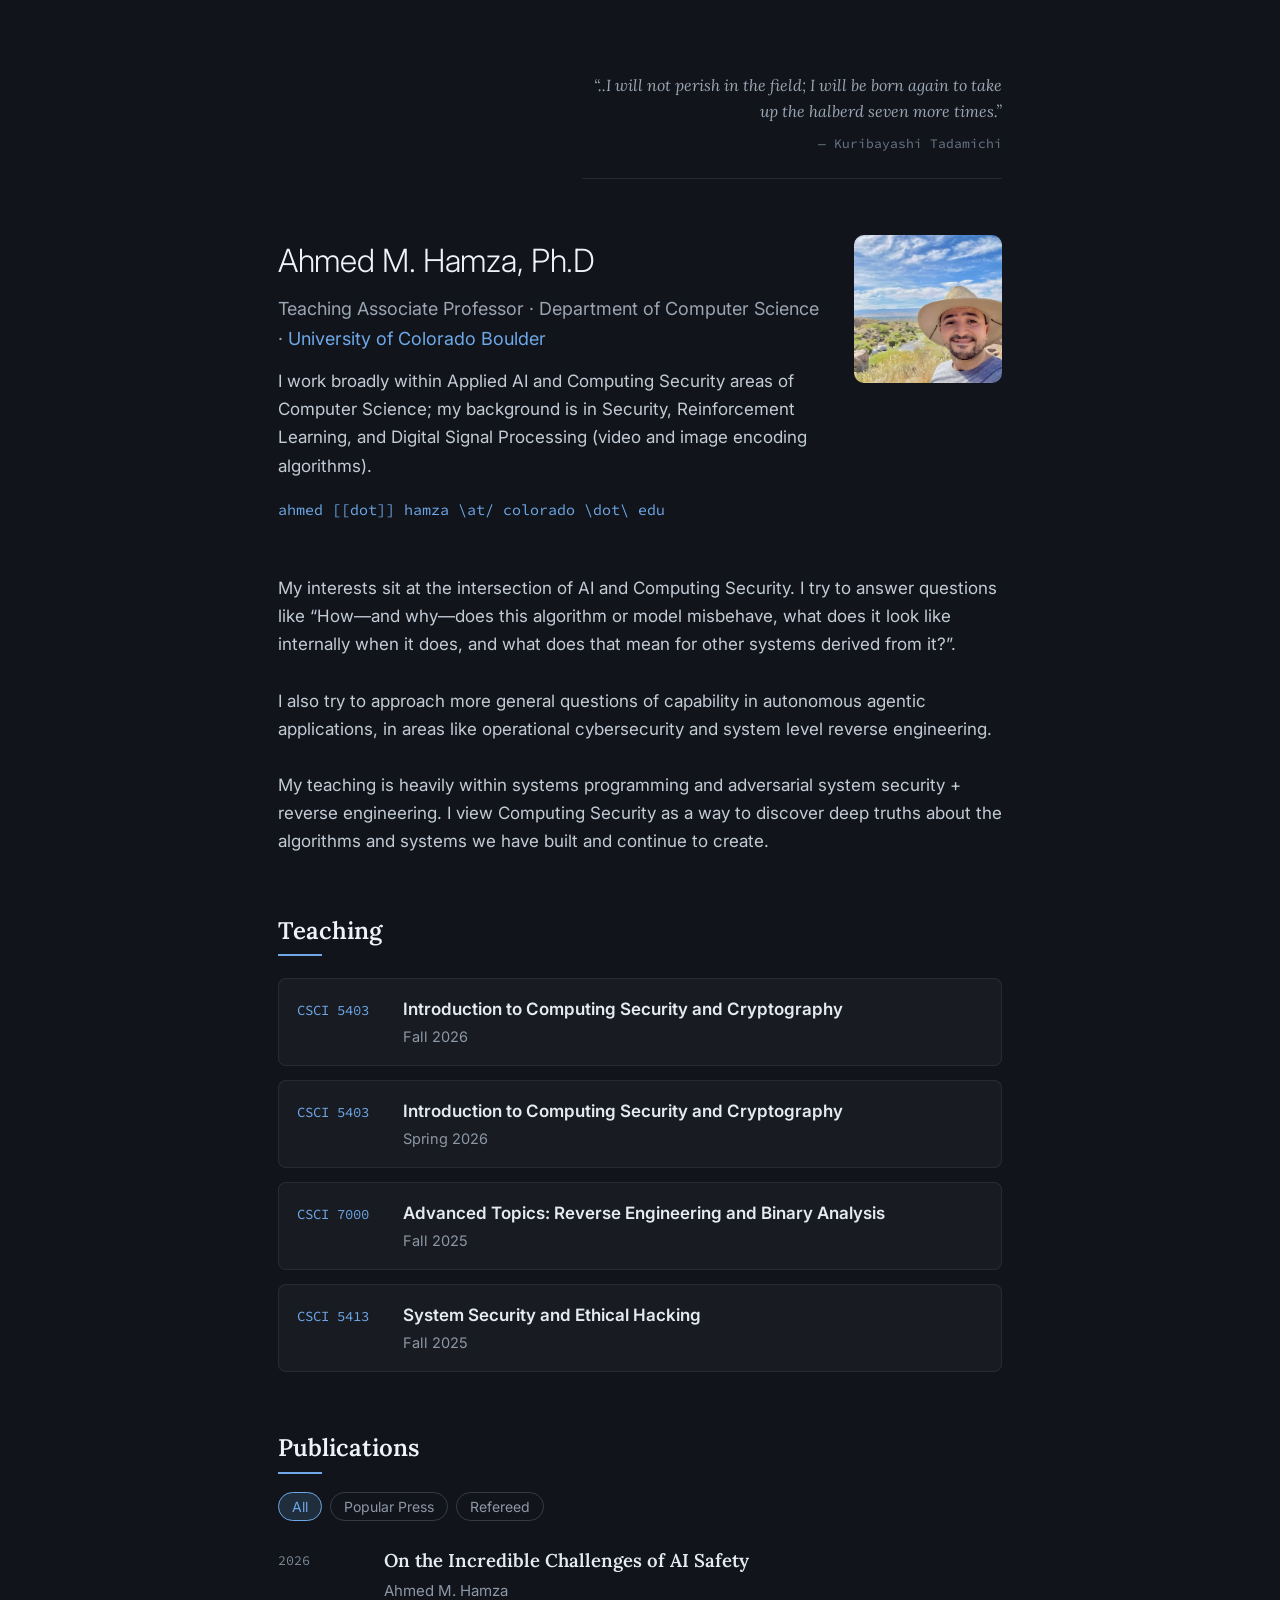
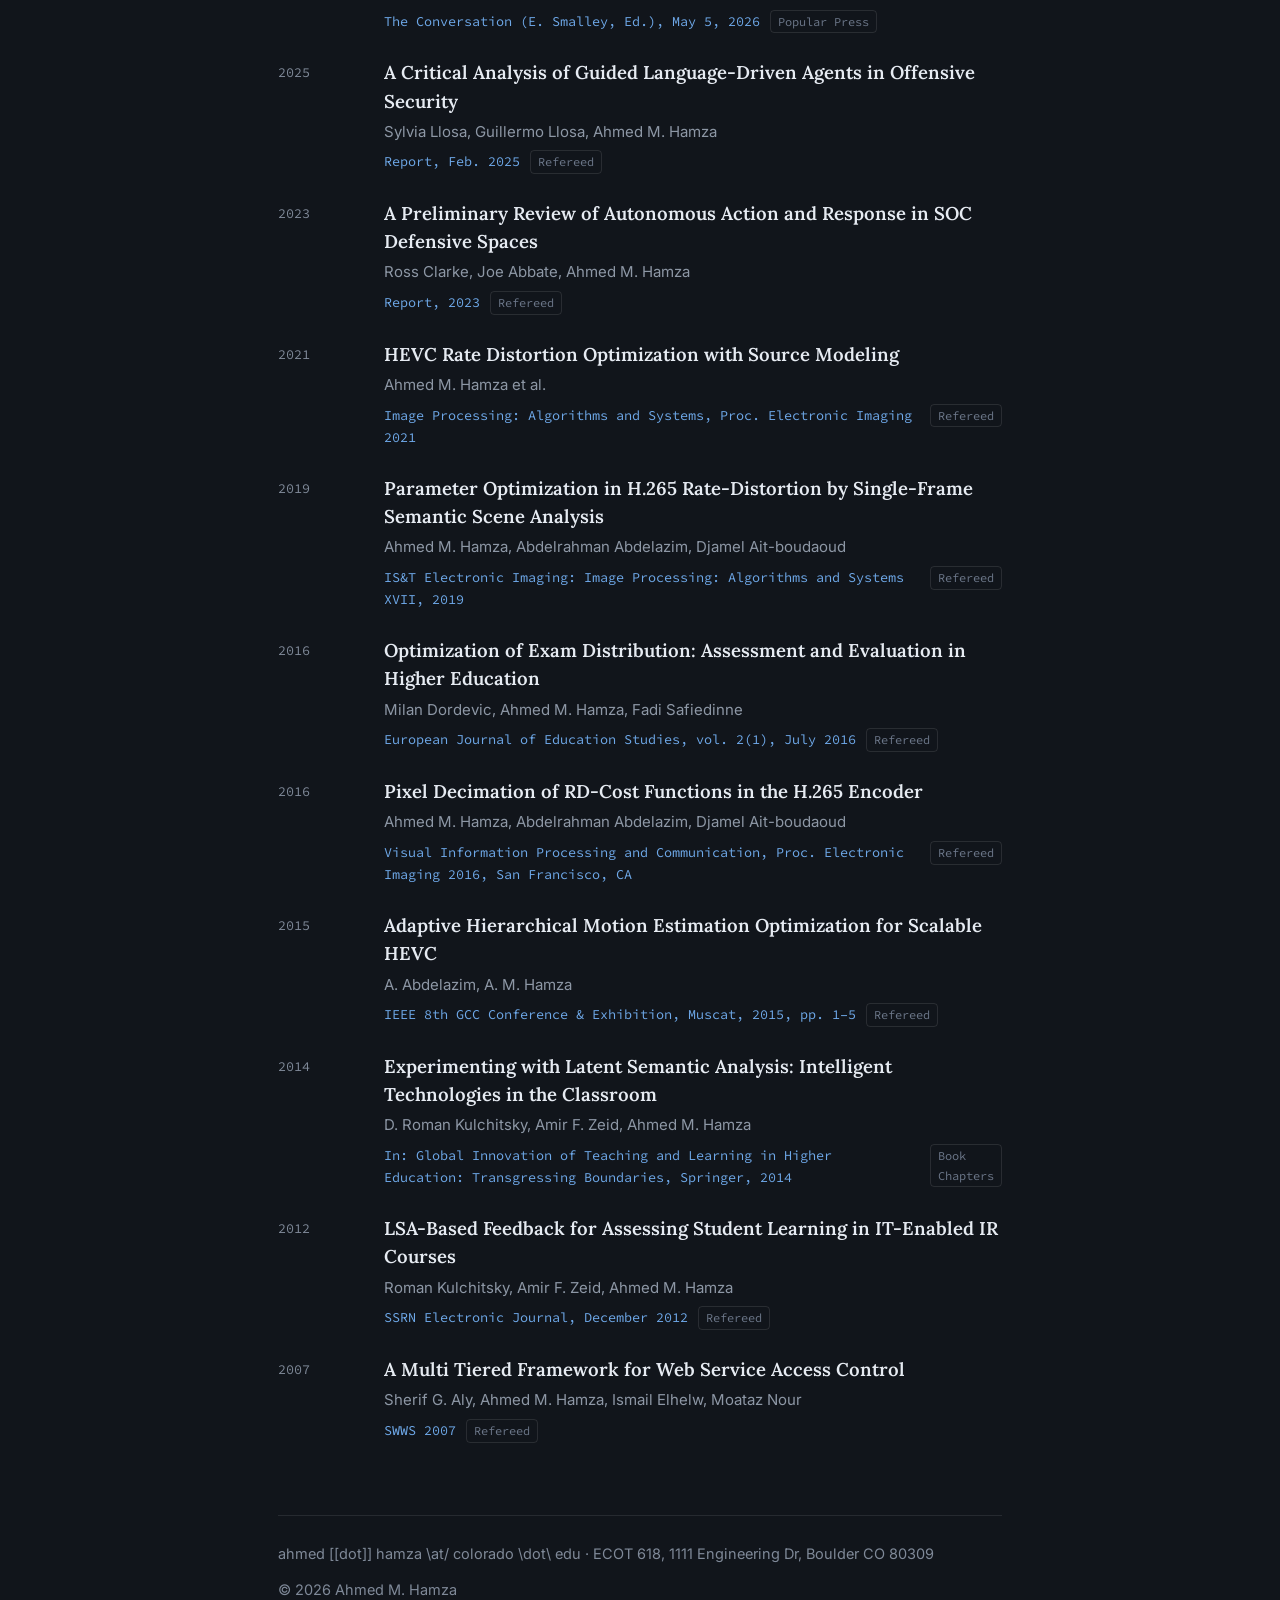
<file: index.html>
<!DOCTYPE html>
<html lang="en">

<head>
  <meta charset="utf-8">
  <meta name="viewport" content="width=device-width, initial-scale=1">
  <meta name="description" content="Academic homepage — teaching, research, and publications.">
  <meta name="author" content="Ahmed M. Hamza">

  <title>Ahmed M. Hamza, Ph.D</title>

  <link rel="preconnect" href="https://fonts.googleapis.com">
  <link rel="preconnect" href="https://fonts.gstatic.com" crossorigin="anonymous">
  <link href="https://fonts.googleapis.com/css2?family=Lora:ital,wght@0,400;0,600;0,700;1,400;1,500&family=Inter:wght@300;400;600&family=Source+Code+Pro:wght@400;500&display=swap" rel="stylesheet">
  <link href="theme.css" rel="stylesheet">
</head>

<body>

  <div class="page">

    <!-- ==================================================================
         Epigraph — same quote as the light-theme site; swap freely.
         ================================================================== -->
    <figure class="epigraph">
      <blockquote>&ldquo;..I will not perish in the field; I will be born again to take up
        the halberd seven more times.&rdquo;</blockquote>
      <figcaption>&mdash; Kuribayashi Tadamichi</figcaption>
    </figure>

    <!-- ==================================================================
         Header: name, title, affiliation, bio line, contact, photo
         ================================================================== -->
    <header class="hero">
      <div class="hero-text">
        <h1>Ahmed M. Hamza, Ph.D</h1>
        <p class="role">
          Teaching Associate Professor · Department of Computer Science ·
          <a href="https://www.colorado.edu/cs/">University of Colorado Boulder</a>
        </p>
        <p class="bio">
          I work broadly within Applied AI and Computing Security areas of
          Computer Science; my background is in Security, Reinforcement
          Learning, and Digital Signal Processing (video and image encoding
          algorithms).
        </p>
        <p class="mono-email">ahmed [[dot]] hamza \at/ colorado \dot\ edu</p>
      </div>
      <div class="headshot">
        <img src="images/profile.jpg" alt="Portrait of Ahmed M. Hamza">
      </div>
    </header>

    <!-- ==================================================================
         About
         ================================================================== -->
    <section id="about">
      <p>
        My interests sit at the intersection of AI and Computing Security. I try
        to answer questions like &ldquo;How&mdash;and why&mdash;does this
        algorithm or model misbehave, what does it look like internally when it
        does, and what does that mean for other systems derived from
        it?&rdquo;.<br><br>
        I also try to approach more general questions of capability in
        autonomous agentic applications, in areas like operational
        cybersecurity and system level reverse engineering.<br><br>
        My teaching is heavily within systems programming and adversarial
        system security + reverse engineering. I view Computing Security as a
        way to discover deep truths about the algorithms and systems we have
        built and continue to create.
      </p>
    </section>

    <!-- ==================================================================
         Teaching
         ================================================================== -->
    <section id="teaching">
      <h2>Teaching</h2>
      <div class="rule"></div>
      <div class="course-list">
        <div class="course-row">
          <span class="mono tag">CSCI 5403</span>
          <div>
            <a class="course-title" href="#">Introduction to Computing Security and Cryptography</a>
            <div class="course-term">Fall 2026</div>
          </div>
        </div>
        <div class="course-row">
          <span class="mono tag">CSCI 5403</span>
          <div>
            <a class="course-title" href="#">Introduction to Computing Security and Cryptography</a>
            <div class="course-term">Spring 2026</div>
          </div>
        </div>
        <div class="course-row">
          <span class="mono tag">CSCI 7000</span>
          <div>
            <a class="course-title" href="#">Advanced Topics: Reverse Engineering and Binary Analysis</a>
            <div class="course-term">Fall 2025</div>
          </div>
        </div>
        <div class="course-row">
          <span class="mono tag">CSCI 5413</span>
          <div>
            <a class="course-title" href="#">System Security and Ethical Hacking</a>
            <div class="course-term">Fall 2025</div>
          </div>
        </div>
      </div>
    </section>

    <!-- ==================================================================
         Publications
         ================================================================== -->
    <section id="publications">
      <h2>Publications</h2>
      <div class="rule"></div>
      <div class="topic-filter" id="topic-filter">
        <button class="topic-btn active" data-topic="All">All</button>
        <button class="topic-btn" data-topic="Popular Press">Popular Press</button>
        <button class="topic-btn" data-topic="Refereed">Refereed</button>
      </div>

      <div class="pub-list" id="pub-list">
        <article class="pub" data-topic="Popular Press">
          <span class="mono pub-year">2026</span>
          <div>
            <a class="pub-title" href="https://doi.org/10.64628/AAI.9hhetawjt">On the Incredible Challenges of AI Safety</a>
            <div class="pub-authors">Ahmed M. Hamza</div>
            <div class="pub-meta mono">
              <span class="pub-venue">The Conversation (E. Smalley, Ed.), May 5, 2026</span>
              <span class="pub-topic-tag">Popular Press</span>
            </div>
          </div>
        </article>
        <article class="pub" data-topic="Refereed">
          <span class="mono pub-year">2025</span>
          <div>
            <span class="pub-title">A Critical Analysis of Guided Language-Driven Agents in Offensive Security</span>
            <div class="pub-authors">Sylvia Llosa, Guillermo Llosa, Ahmed M. Hamza</div>
            <div class="pub-meta mono">
              <span class="pub-venue">Report, Feb. 2025</span>
              <span class="pub-topic-tag">Refereed</span>
            </div>
          </div>
        </article>
        <article class="pub" data-topic="Refereed">
          <span class="mono pub-year">2023</span>
          <div>
            <span class="pub-title">A Preliminary Review of Autonomous Action and Response in SOC Defensive Spaces</span>
            <div class="pub-authors">Ross Clarke, Joe Abbate, Ahmed M. Hamza</div>
            <div class="pub-meta mono">
              <span class="pub-venue">Report, 2023</span>
              <span class="pub-topic-tag">Refereed</span>
            </div>
          </div>
        </article>
        <article class="pub" data-topic="Refereed">
          <span class="mono pub-year">2021</span>
          <div>
            <a class="pub-title" href="https://doi.org/10.2352/ISSN.2470-1173.2021.10.IPAS-259">HEVC Rate Distortion Optimization with Source Modeling</a>
            <div class="pub-authors">Ahmed M. Hamza et al.</div>
            <div class="pub-meta mono">
              <span class="pub-venue">Image Processing: Algorithms and Systems, Proc. Electronic Imaging 2021</span>
              <span class="pub-topic-tag">Refereed</span>
            </div>
          </div>
        </article>
        <article class="pub" data-topic="Refereed">
          <span class="mono pub-year">2019</span>
          <div>
            <span class="pub-title">Parameter Optimization in H.265 Rate-Distortion by Single-Frame Semantic Scene Analysis</span>
            <div class="pub-authors">Ahmed M. Hamza, Abdelrahman Abdelazim, Djamel Ait-boudaoud</div>
            <div class="pub-meta mono">
              <span class="pub-venue">IS&amp;T Electronic Imaging: Image Processing: Algorithms and Systems XVII, 2019</span>
              <span class="pub-topic-tag">Refereed</span>
            </div>
          </div>
        </article>
        <article class="pub" data-topic="Refereed">
          <span class="mono pub-year">2016</span>
          <div>
            <span class="pub-title">Optimization of Exam Distribution: Assessment and Evaluation in Higher Education</span>
            <div class="pub-authors">Milan Dordevic, Ahmed M. Hamza, Fadi Safiedinne</div>
            <div class="pub-meta mono">
              <span class="pub-venue">European Journal of Education Studies, vol. 2(1), July 2016</span>
              <span class="pub-topic-tag">Refereed</span>
            </div>
          </div>
        </article>
        <article class="pub" data-topic="Refereed">
          <span class="mono pub-year">2016</span>
          <div>
            <span class="pub-title">Pixel Decimation of RD-Cost Functions in the H.265 Encoder</span>
            <div class="pub-authors">Ahmed M. Hamza, Abdelrahman Abdelazim, Djamel Ait-boudaoud</div>
            <div class="pub-meta mono">
              <span class="pub-venue">Visual Information Processing and Communication, Proc. Electronic Imaging 2016, San Francisco, CA</span>
              <span class="pub-topic-tag">Refereed</span>
            </div>
          </div>
        </article>
        <article class="pub" data-topic="Refereed">
          <span class="mono pub-year">2015</span>
          <div>
            <a class="pub-title" href="https://doi.org/10.1109/IEEEGCC.2015.7060088">Adaptive Hierarchical Motion Estimation Optimization for Scalable HEVC</a>
            <div class="pub-authors">A. Abdelazim, A. M. Hamza</div>
            <div class="pub-meta mono">
              <span class="pub-venue">IEEE 8th GCC Conference &amp; Exhibition, Muscat, 2015, pp. 1&ndash;5</span>
              <span class="pub-topic-tag">Refereed</span>
            </div>
          </div>
        </article>
        <article class="pub" data-topic="Book Chapters">
          <span class="mono pub-year">2014</span>
          <div>
            <span class="pub-title">Experimenting with Latent Semantic Analysis: Intelligent Technologies in the Classroom</span>
            <div class="pub-authors">D. Roman Kulchitsky, Amir F. Zeid, Ahmed M. Hamza</div>
            <div class="pub-meta mono">
              <span class="pub-venue">In: Global Innovation of Teaching and Learning in Higher Education: Transgressing Boundaries, Springer, 2014</span>
              <span class="pub-topic-tag">Book Chapters</span>
            </div>
          </div>
        </article>
        <article class="pub" data-topic="Refereed">
          <span class="mono pub-year">2012</span>
          <div>
            <span class="pub-title">LSA-Based Feedback for Assessing Student Learning in IT-Enabled IR Courses</span>
            <div class="pub-authors">Roman Kulchitsky, Amir F. Zeid, Ahmed M. Hamza</div>
            <div class="pub-meta mono">
              <span class="pub-venue">SSRN Electronic Journal, December 2012</span>
              <span class="pub-topic-tag">Refereed</span>
            </div>
          </div>
        </article>
        <article class="pub" data-topic="Refereed">
          <span class="mono pub-year">2007</span>
          <div>
            <span class="pub-title">A Multi Tiered Framework for Web Service Access Control</span>
            <div class="pub-authors">Sherif G. Aly, Ahmed M. Hamza, Ismail Elhelw, Moataz Nour</div>
            <div class="pub-meta mono">
              <span class="pub-venue">SWWS 2007</span>
              <span class="pub-topic-tag">Refereed</span>
            </div>
          </div>
        </article>
      </div>
    </section>

    <!-- ==================================================================
         Contact / footer
         ================================================================== -->
    <footer id="contact">
      <div>ahmed [[dot]] hamza \at/ colorado \dot\ edu · ECOT 618, 1111 Engineering Dr, Boulder CO 80309</div>
      <div>&copy; 2026 Ahmed M. Hamza</div>
    </footer>

  </div>

  <script src="app.js"></script>
</body>

</html>
</file>
<file: theme.css>
/* ==========================================================================
   Academic site theme — dark variant, matched to the Claude Design source
   (Academic Homepage.dc.html). Colors/fonts are the exact values from that
   file's inline styles.
   ========================================================================== */

:root {
  --bg: #11151b;
  --ink: #dfe4eb;
  --ink-bright: #eff3f8;
  --ink-dim: #c3cbd6;
  --muted: #9ba5b3;
  --muted-dim: #8d97a5;
  --muted-dimmer: #7f8998;
  --muted-dimmest: #6b7688;
  --accent: #6ea8e8;
  --rule: rgba(255, 255, 255, .09);
  --card-bg: rgba(255, 255, 255, .03);
  --card-border: rgba(255, 255, 255, .07);
  --maxwidth: 780px;
}

* { box-sizing: border-box; }

body {
  margin: 0;
  background: var(--bg);
  color: var(--ink);
  /* Helvetica Neue on Apple platforms; Inter (webfont) elsewhere — not Arial */
  font-family: 'Helvetica Neue', 'Inter', Helvetica, sans-serif;
  -webkit-font-smoothing: antialiased;
  font-size: 17px;
  line-height: 1.65;
}

a { color: inherit; }

::selection { background: rgba(110, 168, 232, .3); }

.mono { font-family: 'Source Code Pro', monospace; }

.page {
  max-width: var(--maxwidth);
  margin: 0 auto;
  padding: 72px 28px 96px;
}

/* --------------------------------------------------------------------------
   Epigraph
   -------------------------------------------------------------------------- */

.epigraph {
  margin: 0 0 56px;
  padding: 0 0 24px;
  border-bottom: 1px solid var(--rule);
  display: flex;
  flex-direction: column;
  align-items: flex-end;
  text-align: right;
  margin-left: auto;
  max-width: 420px;
}

.epigraph blockquote {
  margin: 0;
  font-family: 'Lora', Georgia, serif;
  font-style: italic;
  font-size: 16px;
  line-height: 1.65;
  color: var(--muted);
}

.epigraph figcaption {
  margin-top: 8px;
  font-size: 13px;
  font-family: 'Source Code Pro', monospace;
  color: var(--muted-dimmest);
}

/* --------------------------------------------------------------------------
   Header / hero
   -------------------------------------------------------------------------- */

.hero {
  display: flex;
  gap: 32px;
  align-items: flex-start;
  flex-wrap: wrap;
}

.hero-text { flex: 1; min-width: 300px; }

.hero h1 {
  font-family: 'Helvetica Neue', 'Inter', Helvetica, sans-serif;
  /* fluid size keeps the name on one line down to 320px viewports */
  font-size: clamp(23px, 7.5vw, 32px);
  font-weight: 300;
  white-space: nowrap;
  margin: 0 0 6px;
  letter-spacing: -0.01em;
  color: var(--ink-bright);
}

.hero .role {
  margin: 0 0 14px;
  font-size: 18px;
  color: var(--muted);
}

.hero .role a {
  color: var(--accent);
  text-decoration: none;
}

.hero .role a:hover { text-decoration: underline; }

.hero .bio {
  margin: 0 0 18px;
  color: var(--ink-dim);
}

.hero .mono-email {
  margin: 0;
  font-size: 15px;
  font-family: 'Source Code Pro', monospace;
  color: var(--accent);
}

.headshot {
  width: 148px;
  height: 148px;
  flex: none;
  border-radius: 10px;
  overflow: hidden;
  background: rgba(255, 255, 255, .04);
}

.headshot img {
  display: block;
  width: 100%;
  height: 100%;
  object-fit: cover;
}

/* --------------------------------------------------------------------------
   Sections
   -------------------------------------------------------------------------- */

section { margin-top: 56px; }

#about { margin-top: 52px; }

#about p { margin: 0; color: var(--ink-dim); }

section h2 {
  font-family: 'Lora', Georgia, serif;
  font-size: 24px;
  font-weight: 600;
  margin: 0 0 4px;
  color: var(--ink-bright);
}

.rule {
  height: 2px;
  width: 44px;
  background: var(--accent);
  margin-bottom: 22px;
}

/* Publications' divider sits tighter to the placeholder note below it */
#publications .rule {
  margin-bottom: 18px;
}

/* Teaching */
.course-list {
  display: flex;
  flex-direction: column;
  gap: 14px;
}

.course-row {
  display: flex;
  gap: 18px;
  align-items: baseline;
  padding: 16px 18px;
  background: var(--card-bg);
  border: 1px solid var(--card-border);
  border-radius: 8px;
}

.course-row .tag {
  font-size: 14px;
  color: var(--accent);
  flex: none;
  width: 88px;
}

.course-title {
  font-weight: 600;
  color: #e6ebf2;
  text-decoration: none;
  font-size: 17px;
}

.course-title:hover { color: var(--accent); }

.course-term {
  font-size: 14.5px;
  color: var(--muted-dim);
  margin-top: 2px;
}

/* News */
.news-list {
  display: flex;
  flex-direction: column;
  gap: 12px;
}

.news-row {
  display: flex;
  gap: 18px;
  align-items: baseline;
}

.news-row .news-date {
  font-size: 13.5px;
  color: var(--muted-dimmer);
  flex: none;
  width: 88px;
}

.news-row p {
  margin: 0;
  font-size: 16px;
  color: var(--ink-dim);
}

/* Publications */
.placeholder-note {
  margin: 0 0 16px;
  font-size: 13.5px;
  color: var(--muted-dimmer);
}

.topic-filter {
  display: flex;
  flex-wrap: wrap;
  gap: 8px;
  margin-bottom: 26px;
}

.topic-btn {
  font-family: inherit;
  font-size: 14px;
  cursor: pointer;
  padding: 5px 13px;
  border-radius: 999px;
  border: 1px solid rgba(255, 255, 255, .16);
  background: transparent;
  color: var(--muted-dim);
}

.topic-btn.active {
  border-color: var(--accent);
  background: rgba(110, 168, 232, .16);
  color: var(--accent);
}

.pub-list {
  display: flex;
  flex-direction: column;
  gap: 26px;
}

.pub {
  display: flex;
  gap: 18px;
}

.pub-year {
  font-size: 13.5px;
  color: var(--muted-dimmer);
  flex: none;
  width: 88px;
  padding-top: 3px;
}

.pub-title {
  font-family: 'Lora', Georgia, serif;
  font-size: 18.5px;
  font-weight: 600;
  color: #e6ebf2;
  text-decoration: none;
  line-height: 1.4;
}

.pub-title:hover { color: var(--accent); }

.pub-authors {
  font-size: 15px;
  color: var(--muted-dim);
  margin-top: 4px;
}

.pub-meta {
  display: flex;
  gap: 10px;
  align-items: baseline;
  margin-top: 6px;
  font-size: 13.5px;
}

.pub-meta .pub-venue { color: var(--accent); }

.pub-meta a { color: var(--muted-dimmer); }

.pub-topic-tag {
  color: var(--muted-dimmest);
  border: 1px solid rgba(255, 255, 255, .1);
  border-radius: 4px;
  padding: 1px 7px;
  font-size: 12px;
}

/* --------------------------------------------------------------------------
   Contact / footer
   -------------------------------------------------------------------------- */

footer#contact {
  margin-top: 72px;
  padding-top: 26px;
  border-top: 1px solid var(--rule);
  display: flex;
  justify-content: space-between;
  flex-wrap: wrap;
  gap: 12px;
  font-size: 14.5px;
  color: var(--muted-dimmer);
}

/* --------------------------------------------------------------------------
   Small screens
   -------------------------------------------------------------------------- */

@media (max-width: 600px) {
  .epigraph { align-items: center; text-align: center; margin: 0 auto 40px; max-width: 100%; }
  .hero { flex-direction: column-reverse; }
}
</file>
